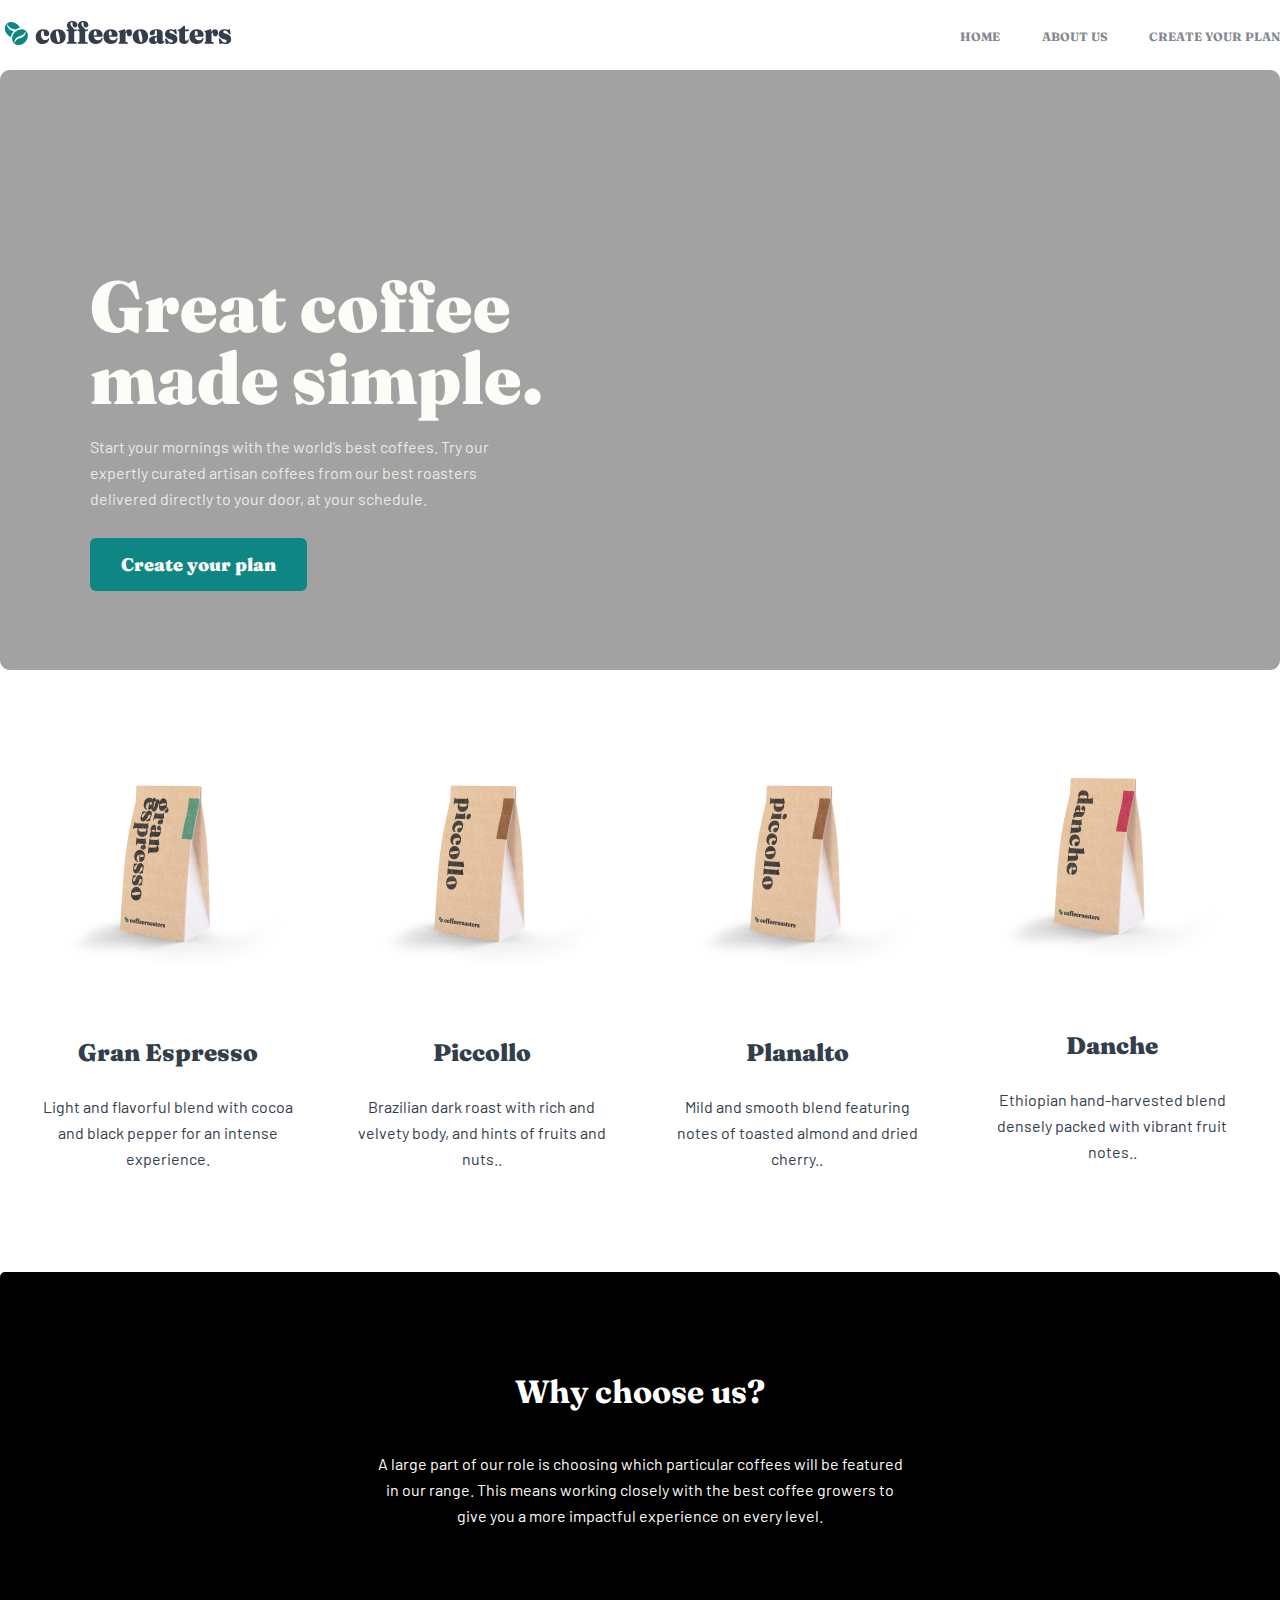
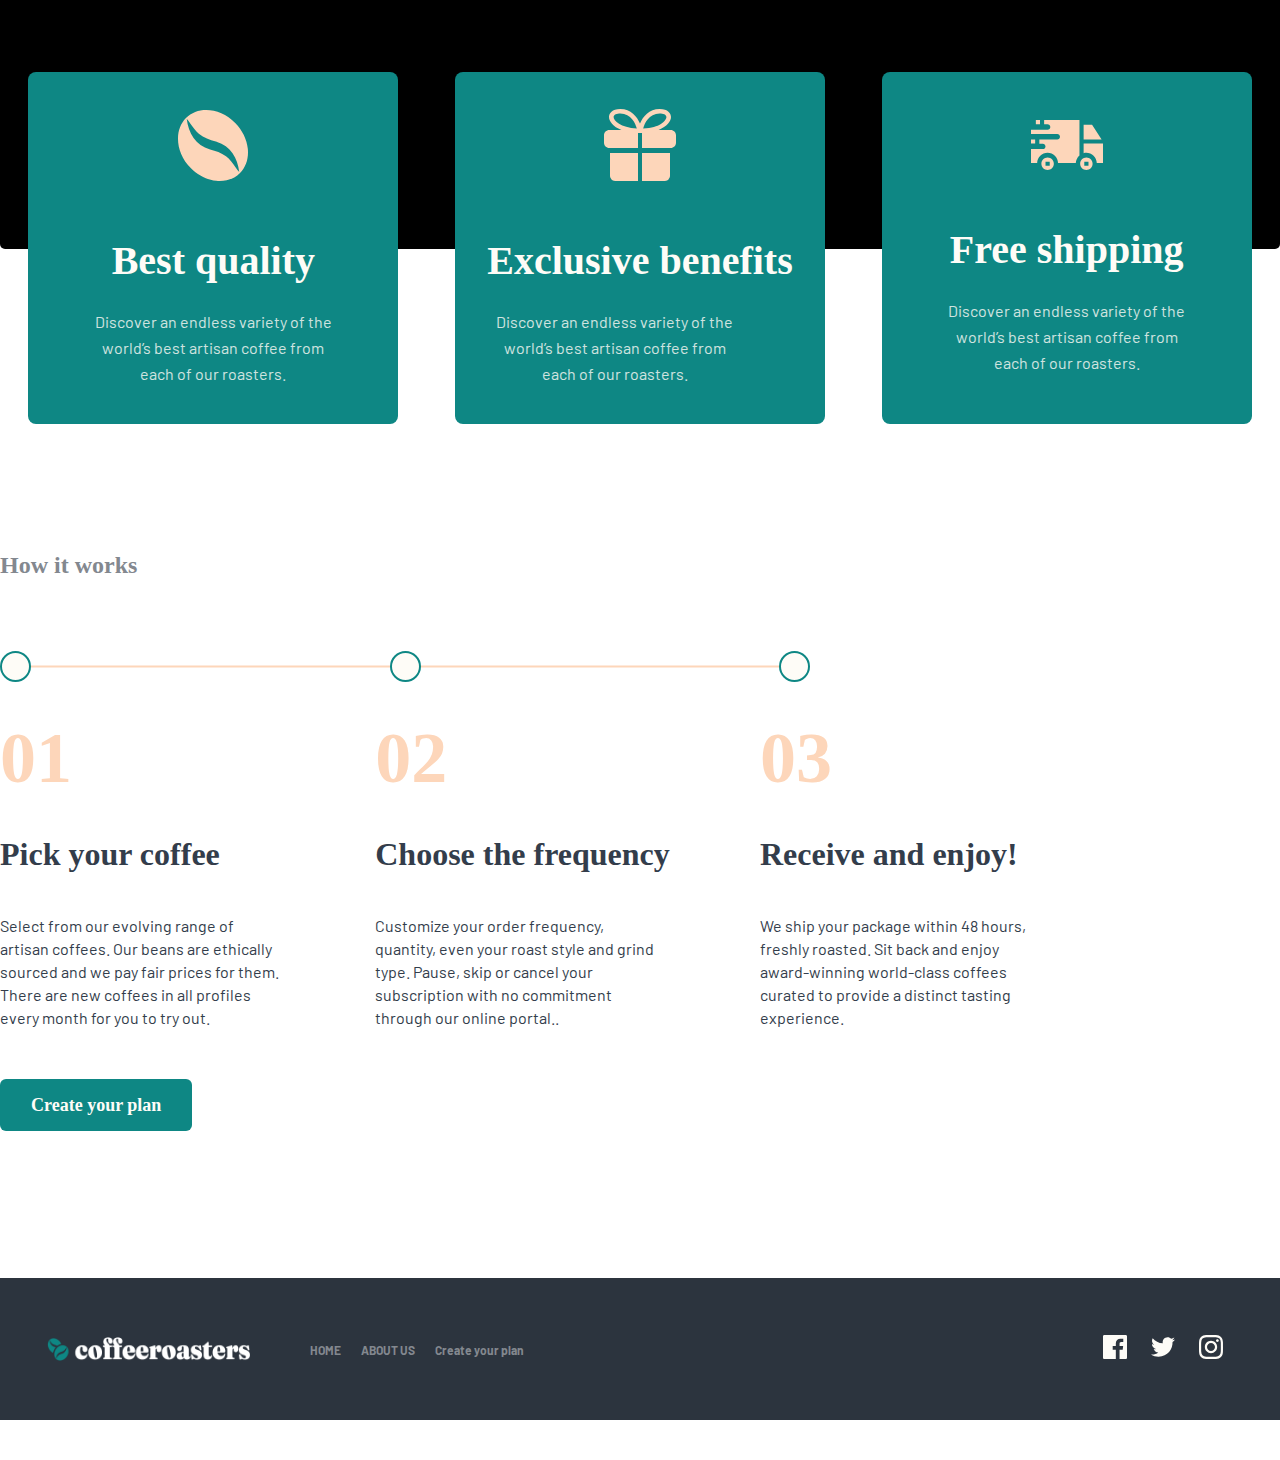
<file: index.html>
<!DOCTYPE html>
<html lang="en">

<head>
    <meta charset="UTF-8">
    <meta http-equiv="X-UA-Compatible" content="IE=edge">
    <meta name="viewport" content="width=device-width, initial-scale=1.0">
    <link rel="stylesheet" href="style.css">
    <title>Document</title>
</head>

<body>
    <header class="header">
        <div class="container">
            <nav>
                <a href="index.html"><img class="phone-img" src="./image/hearder tittle.svg" alt="" width="236" height="26"></a>
                <ul class="header-item">
                    <li><a class="herader-list" href="index.html">home</a></li>
                    <li><a class="herader-list" href="about.html">about us</a></li>
                    <li><a class="herader-list" href="#">create your plan</a></li>
                </ul>
                <img class="for-image-header" src="./image/hamburger.svg" alt="">
            </nav>
        </div>
    </header>
    <main>
        <section>
            <div class="container color">
                <div class="hero">
                    <h1 class="hero-tittle">Great coffee
                        made simple.</h1>
                    <p class="hero-text">Start your mornings with the world’s best coffees. Try our expertly curated
                        artisan coffees from
                        our best roasters delivered directly to your door, at your schedule.</p>
                    <a class="hero-link" href="#">Create your plan</a>
                </div>
            </div>
        </section>
        <section>
            <div class="container">
                <div class="coffe">
                    <div class="coffe-item">
                        <div class="coffe-list">
                            <img src="./image/expresso.png" alt="" height: 193; width: 256;>
                            <div>
                                <h3 class="coffe__list-tittle">Gran Espresso</h3>
                                <p class="coffe__list-text"> Light and flavorful blend with cocoa and black pepper for
                                    an
                                    intense experience.</p>
                            </div>
                        </div>
                        <div class="coffe-list">
                            <img src="./image/kopi3.png" alt="" height: 193; width: 256;>

                            <div>
                                <h3 class="coffe__list-tittle">Piccollo</h3>
                                <p class="coffe__list-text">Brazilian dark roast with rich and velvety body, and hints
                                    of
                                    fruits and nuts..</p>
                            </div>
                        </div>
                        <div class="coffe-list">
                            <img src="./image/kopi3.png" alt="" height: 193; width: 256;>
                            <div>
                                <h3 class="coffe__list-tittle">Planalto</h3>
                                <p class="coffe__list-text">Mild and smooth blend featuring notes of toasted almond and
                                    dried cherry..</p>
                            </div>
                        </div>
                        <div class="coffe-list">
                            <img src="./image/kopi4.png" alt="" height: 193; width: 256;>

                            <div>
                                <h3 class="coffe__list-tittle">Danche</h3>
                                <p class="coffe__list-text">Ethiopian hand-harvested blend densely packed with vibrant
                                    fruit
                                    notes..</p>
                            </div>
                        </div>

                    </div>
                </div>
            </div>
        </section>
        <section>
            <div class="container">
                <div class="center">
                    <h1 class="center-tittle">Why choose us?</h1>
                    <p class="center-text">A large part of our role is choosing which particular coffees will be
                        featured
                        in our range. This means working closely with the best coffee growers to give
                        you a more impactful experience on every level.</p>
                    <div class="center-item">
                        <div class="center-list">
                            <img src="./image/coffee.svg" alt="" width="72" height="72">
                            <div>
                                <h3 class="center__list-tittle">Best quality</h3>
                                <p class="center__list-text">Discover an endless variety of the world’s best artisan
                                    coffee
                                    from each of our roasters.</p>
                            </div>
                        </div>
                        <div class="center-list">
                            <img src="./image/Combined.svg" alt="" width="72" height="72">
                            <div>
                                <h3 class="center__list-tittle">Exclusive benefits</h3>
                                <p class="center__list-text">Discover an endless variety of the world’s best artisan
                                    coffee from each of our roasters.</p>
                            </div>
                        </div>
                        <div class="center-list">
                            <img src="./image/truck.svg" alt="" width="72" height="72">
                            <div>
                                <h3 class="center__list-tittle">Free shipping</h3>
                                <p class="center__list-text">Discover an endless variety of the world’s best artisan
                                    coffee from each of our roasters.</p>
                            </div>
                        </div>
                    </div>
                </div>
            </div>
        </section>
        <section>
            <div class="container">
                <div class="work">
                    <h1 class="work__title">How it works</h1>
                    <div class="work-image">
                        <img src="./image/Oval.svg" alt="" width="31" height="31">
                        <img src="./image/Oval.svg" alt="" width="31" height="31">
                        <img src="./image/Oval.svg" alt="" width="31" height="31">
                    </div>
                    <div class="number">
                        <div class="number-item">
                            <h1 class="number__item-tittle">01</h1>
                            <h1 class="number__item-header">Pick your coffee</h1>
                            <p class="number__item-text"> Select from our evolving range of artisan coffees. Our beans
                                are ethically sourced and we pay fair prices for them. There are new coffees in all
                                profiles every month for you to try out.</p>
                        </div>
                        <div class="number-item">
                            <h1 class="number__item-tittle">02</h1>
                            <h1 class="number__item-header">Choose the frequency</h1>
                            <p class="number__item-text"> Customize your order frequency, quantity, even your roast
                                style and grind type. Pause, skip or cancel your subscription with no commitment through
                                our online portal..</p>
                        </div>
                        <div class="number-item">
                            <h1 class="number__item-tittle">03</h1>
                            <h1 class="number__item-header">Receive and enjoy!</h1>
                            <p class="number__item-text"> We ship your package within 48 hours, freshly roasted. Sit
                                back and enjoy award-winning world-class coffees curated to provide a distinct tasting
                                experience.</p>
                        </div>
                    </div>
                    <a class="number-link" href="#">Create your plan</a>
                </div>
            </div>
        </section>
    </main>
    <footer>
        <div class="container  footer">
            <div class="footer-item">
                <img class="for-phone" src="./image/footer tittle.png" alt="" width="203" height="24">
                <ul class="footer__list">
                    <li><a class="footer__list-link" href="index.html">HOME</a></li>
                    <li class="phne-link"><a class="footer__list-link" href="about.htm">ABOUT US</a></li>
                    <li><a class="footer__list-link" href="index.html">Create your plan</a></li>
                </ul>
            </div>
            <div class="footer__image">
                <a href="#"><img class="footer__image-list" src="./image/facebook.svg" alt="" width="24"
                        height="24"></a>
                <a href="#"> <img class="footer__image-list" src="./image/twitter.svg" alt="" width="24"
                        height="24"></a>
                <a href="#"> <img class="footer__image-list" src="./image/insta.svg" alt="" width="24" height="24"></a>
            </div>
        </div>
    </footer>
</body>

</html>
</file>
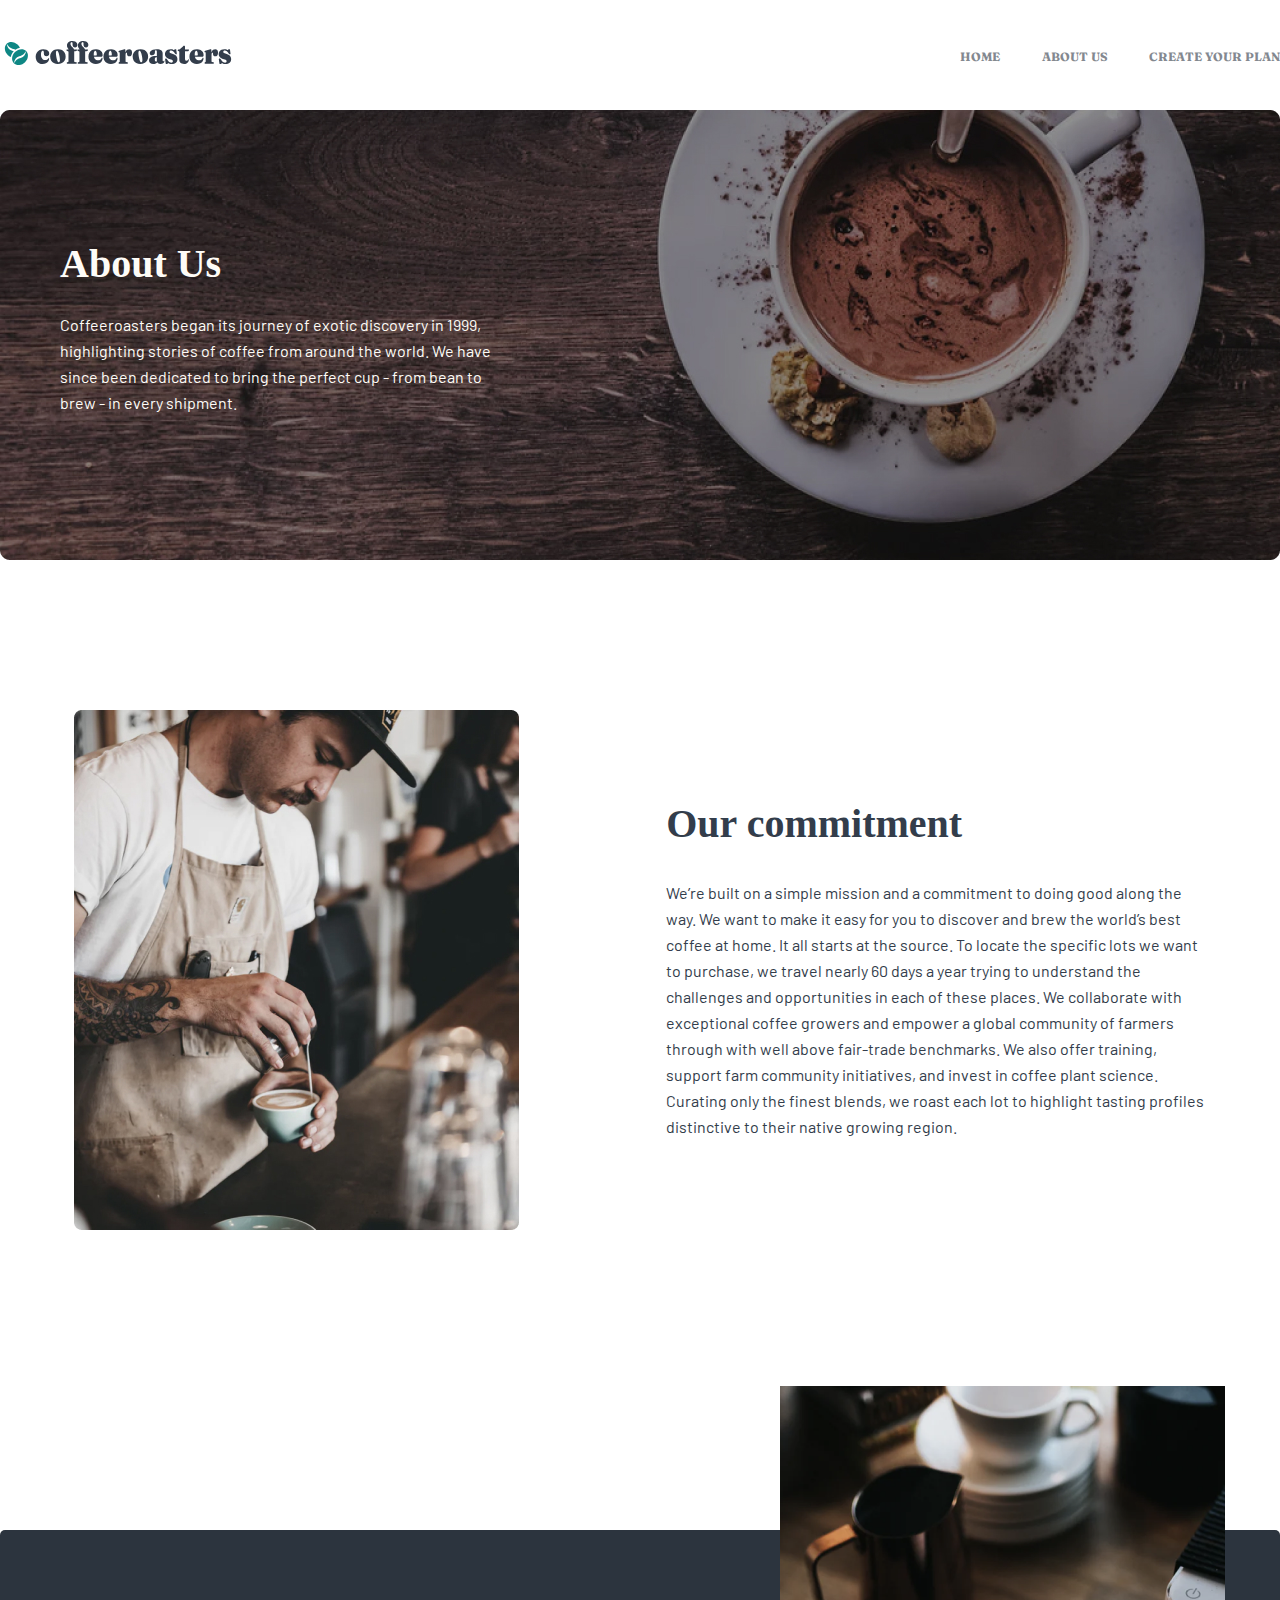
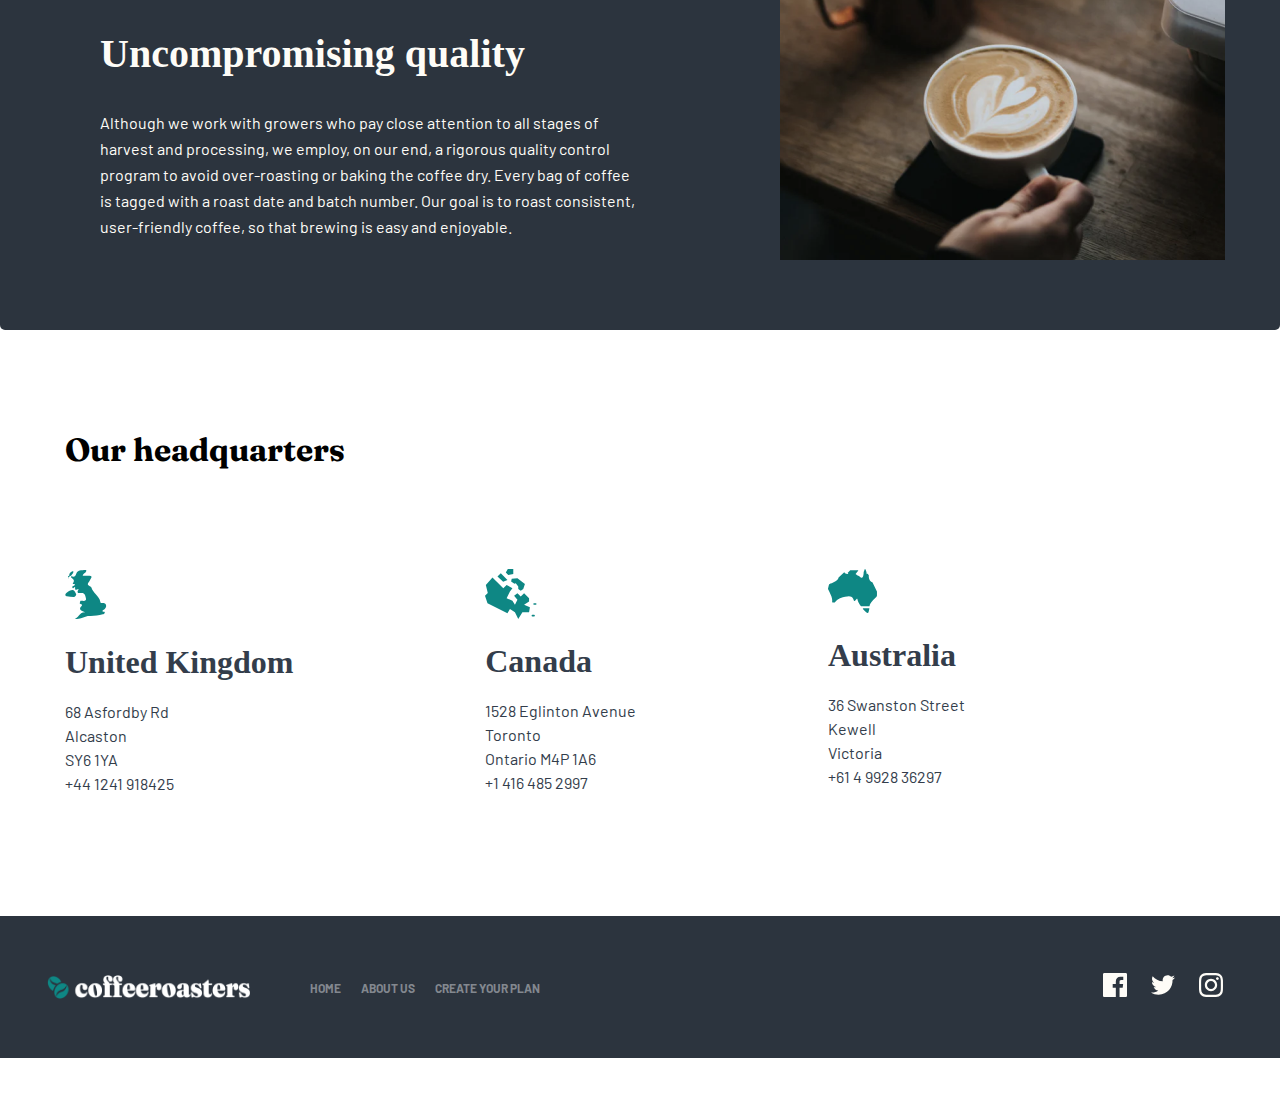
<file: about.html>
<!DOCTYPE html>
<html lang="en">

<head>
    <meta charset="UTF-8">
    <meta http-equiv="X-UA-Compatible" content="IE=edge">
    <meta name="viewport" content="width=device-width, initial-scale=1.0">
    <link rel="stylesheet" href="main.css">
    <title>coffee</title>
</head>

<body>
    <header class="header">
        <div class="container">
            <nav class="header">
                <a href="index.html"><img src="./image/hearder tittle.svg" alt="" width="236" height="26"></a>
                <ul class="header-item">
                    <li><a class="herader-list" href="index.html">home</a></li>
                    <li><a class="herader-list" href="about.html">about us</a></li>
                    <li><a class="herader-list" href="#">create your plan</a></li>
                </ul>
            </nav>
        </div>
    </header>
    <main>
        <section>
            <div class="container">
                <div class="hero">
                    <h1 class="hero-title">About Us</h1>
                    <p class="hero-text">Coffeeroasters began its journey of exotic discovery in 1999, highlighting
                        stories of coffee from
                        around the world. We have since been dedicated to bring the perfect cup - from bean to brew - in
                        every shipment.</p>
                </div>
            </div>
        </section>
        <section>
            <div class="container">

                <div class="our">
                    <img src="./image/coffee's.jpg" alt="" height: 606; width: 485;>
                    <div class="our__text">
                        <h3 class="our__text-tittle">Our commitment</h3>
                        <p class="our__text-text">We’re built on a simple mission and a commitment to doing good along
                            the way. We want to make
                            it easy for you to discover and brew the world’s best coffee at home. It all starts at the
                            source. To locate the specific lots we want to purchase, we travel nearly 60 days a year
                            trying to understand the challenges and opportunities in each of these places. We
                            collaborate with exceptional coffee growers and empower a global community of farmers
                            through with well above fair-trade benchmarks. We also offer training, support farm
                            community initiatives, and invest in coffee plant science. Curating only the finest blends,
                            we roast each lot to highlight tasting profiles distinctive to their native growing region.
                        </p>
                    </div>
                </div>
            </div>
        </section>
        <section>
            <div class="container">

                <div class="quality">
                    <h1 class="quality__tittle">Uncompromising quality</h1>
                    <p class="quality__text">Although we work with growers who pay close attention to all stages of
                        harvest and processing, we
                        employ, on our end, a rigorous quality control program to avoid over-roasting or baking the
                        coffee dry. Every bag of coffee is tagged with a roast date and batch number. Our goal is to
                        roast consistent, user-friendly coffee, so that brewing is easy and enjoyable.</p>
                    <img class="quality__img" src="./image/coffee.png" alt="">
                </div>
            </div>
        </section>
        <section>
            <div class="container">
                <div class="head">
                    <h1 class="head-title">Our headquarters</h1>
                    <div class="head-item">
                        <div class="head__list">
                            <img src="./image/earth.svg" alt="">
                            <h1 class="header__list-tittle">United Kingdom</h1>
                            <p class="head__list-text">68 Asfordby Rd</p>
                            <p class="head__list-text">Alcaston</p>
                            <p class="head__list-text">SY6 1YA</p>
                            <p class="head__list-text"> +44 1241 918425</p>
                        </div>
                        <div class="head__list">
                            <img src="./image/canada.svg" alt="">
                            <h1 class="header__list-tittle">Canada</h1>
                            <p class="head__list-text">1528 Eglinton Avenue</p>
                            <p class="head__list-text"> Toronto</p>
                            <p class="head__list-text"> Ontario M4P 1A6</p>
                            <p class="head__list-text"> +1 416 485 2997</p>
                        </div>
                        <div class="head__list">
                            <img src="./image/australia.svg" alt="">
                            <h1 class="header__list-tittle">Australia</h1>
                            <p class="head__list-text">36 Swanston Street</p>
                            <p class="head__list-text"> Kewell</p>
                            <p class="head__list-text"> Victoria</p>
                            <p class="head__list-text"> +61 4 9928 36297</p>
                        </div>
                    </div>
                </div>
            </div>
        </section>
    </main>
    <footer>
        <div class="container  footer">
            <div class="footer-item">
                <img src="./image/footer tittle.png" alt="" width="203" height="24">
                <ul class="footer__list">
                    <li><a class="footer__list-link" href="#">HOME</a></li>
                    <li><a class="footer__list-link" href="#">ABOUT US</a></li>
                    <li><a class="footer__list-link" href="#">Create your plan</a></li>
                </ul>
            </div>
            <div class="footer__image">
                <a href="#"><img class="footer__image-list" src="./image/facebook.svg" alt="" width="24"
                        height="24"></a>
                <a href="#"> <img class="footer__image-list" src="./image/twitter.svg" alt="" width="24"
                        height="24"></a>
                <a href="#"> <img class="footer__image-list" src="./image/insta.svg" alt="" width="24" height="24"></a>
            </div>
        </div>
    </footer>

</body>

</html>
</file>
<file: style.css>
@import url('https://fonts.googleapis.com/css2?family=Barlow:wght@300;400;500;600;700;800;900&family=Fraunces:opsz,wght@9..144,400;9..144,500;9..144,600;9..144,700;9..144,800;9..144,900&display=swap');

* {
    margin: 0;
    padding: 0;
    box-sizing: border-box;
    font-family: 'Fraunces', serif;


}


.container {
    width: 1280px;
    margin: 0 auto;
}

nav {
    display: flex;
    justify-content: space-between;
}

.for-image-header {
    display: none;
}

.header {

    padding: 20px 0;

}

.header-item {
    width: 25%;
    display: flex;
    align-items: center;
    list-style-type: none;
    justify-content: space-between;

}

.herader-list {
    font-weight: 700;
    font-size: 12px;
    line-height: 15px;
    letter-spacing: 1;
    color: #83888F;
    text-decoration: none;
    text-transform: uppercase;
}

/* header-section end */

/* hero section start */

.hero {
    width: 100%;
    height: 600px;
    background-image: url(./image/Bitmap.jpg);
    background-repeat: no-repeat;
    padding: 200px 90px;
}

.hero-tittle {
    width: 493px;
    font-weight: 900;
    font-size: 72px;
    line-height: 72px;
    color: #FEFCF7;
}

.hero-text {
    margin-top: 20px;
    font-family: 'Barlow', sans-serif;
    margin-bottom: 40px;
    width: 445px;
    font-weight: 400;
    font-size: 16px;
    line-height: 26px;
    color: #FEFCF7;
    opacity: 0.8;

}

.hero-link {
    font-weight: 900;
    font-size: 18px;
    line-height: 25px;
    background-color: #fff;
    text-align: center;
    text-decoration: none;
    background: #0E8784;
    border-radius: 6px;
    color: #FEFCF7;
    padding: 15px 31px;
}

/* hero section end  */

/* coffe section start  */
.coffe {
    padding: 100px 40px;
    text-align: center;
}

.coffe-item {
    width: 100%;
    display: flex;
    justify-content: space-between;
    align-items: center;

}

.coffe__list-tittle {
    font-weight: 900;
    font-size: 24px;
    line-height: 32px;
    color: #333D4B;
    margin-top: 70px;

}

.coffe__list-text {
    font-family: 'Barlow';
    font-style: normal;
    font-weight: 400;
    font-size: 16px;
    line-height: 26px;
    color: #333D4B;
    margin-top: 25px;
    width: 255px;
}

/* coffe section end  */
/* center section start  */
.center {
    width: 1280px;
    height: 577px;
    display: flex;
    flex-direction: column;
    text-align: center;
    padding: 100px 0;
    background-color: #000;
    border-radius: 5px;
    position: relative;

}


.center-tittle {
    margin-bottom: 10px;
    color: #fff;
}

.center-text {
    width: 540px;
    margin: 30px auto;
    font-family: 'Barlow';
    font-weight: 400;
    font-size: 16px;
    line-height: 26px;
    color: #FEFCF7;
}

.center-item {
    width: 1280px;
    display: flex;
    height: 560px;
    justify-content: space-around;
    position: absolute;
    top: 400px;
}

.center-list {
    display: flex;
    flex-direction: column;
    align-items: center;
    justify-content: center;
    width: 370px;
    height: 352px;
    background: #0E8784;
    border-radius: 8px;
    padding: 80px 10px;
}

.center__list-tittle {
    font-family: 'Fraunces 9pt';
    font-weight: 900;
    font-size: 40px;
    line-height: 48px;
    color: #FEFCF7;
    padding: 56px 0 24px;
}

.center__list-text {
    width: 255px;
    font-family: 'Barlow';
    font-weight: 400;
    font-size: 16px;
    line-height: 26px;
    color: #FEFCF7;
    opacity: 0.8;
}

/* center section end  */
/*work  section start  */
.work {
    padding: 300px 0 160px;
}

.work-image {
    width: 810px;
    display: flex;
    justify-content: space-between;
    background-image: url(./image/chiziqcha.svg);
    background-repeat: no-repeat;
    background-position: center;
    margin-top: 70px;
}

.work__title {

    font-family: 'Fraunces 9pt';
    font-weight: 900;
    font-size: 24px;
    line-height: 32px;
    color: #83888F;

}

/* work center section end  */
/* number center section start  */
.number {
    width: 1045px;
    display: flex;
    justify-content: space-between;
}

.number__item-text {
    width: 285px;
    font-family: 'Barlow';
    font-weight: 400;
    font-size: 16px;
    line-height: 23px;
    color: #333D4B;
    margin-bottom: 64px;

}

.number__item-tittle {
    font-family: 'Fraunces 9pt';
    font-weight: 900;
    font-size: 72px;
    line-height: 72px;
    color: #FDD6BA;
    margin-top: 40px;

}

.number__item-header {
    font-family: 'Fraunces 9pt';
    font-weight: 900;
    font-size: 32px;
    line-height: 36px;
    color: #333D4B;
    margin: 42px 0;
}

.number-link {
    font-family: 'Fraunces 9pt';
    font-weight: 900;
    font-size: 18px;
    line-height: 25px;
    text-align: center;
    color: #FEFCF7;
    background: #0E8784;
    border-radius: 6px;
    padding: 16px 31px;
    text-decoration: none;
}

/* number center section end  */
/* footer start */
.footer {
    display: flex;
    justify-content: space-between;
    align-items: center;
    background: #2C343E;
    margin-bottom: 40px;
    padding: 47px;
}

.footer__list {
    display: flex;
    list-style-type: none;
    margin-left: 40px;

}

.footer-item {
    display: flex;
    align-items: center;
}

.footer__list-link {
    text-decoration: none;
    margin-left: 20px;
    font-family: 'Barlow';
    font-weight: 700;
    font-size: 12px;
    line-height: 15px;
    color: #83888F;
}

.footer-image {
    width: 100%;
    display: flex;
}

.footer__image-list {
    margin: 10px;
}

/* footer end */
@media (max-width :768px) and (min-width:375px) {
    .container {
        width: 689px;
        margin: 0 auto;
    }

    .for-image-header {
        display: none;
    }

    .header {
        width: 670px;
        margin: 0 auto;
    }

    .header-item {
        width: 280px;

    }

    /* header-section end */

    /* hero section start */

    .hero {
        width: 100%;
        background-image: url(./image/hero_bgimg.png);
        background-position: center;
    }

    .hero-tittle {
        width: 329px;
        font-weight: 900;
        font-size: 48px;
        line-height: 48px;

    }

    .hero-text {
        width: 398px;
        font-weight: 400;
        font-size: 15px;
    }

    /* hero section end  */

    /* coffe section start  */
    .coffe {
        text-align: center;
    }

    .coffe-item {
        width: 100%;
        flex-direction: column;
    }

    .coffe__list-tittle {
        margin: 0;
    }

    .coffe-list {
        align-items: center;
        display: flex;
    }

    .coffe__list-text {
        width: 282px;

    }

    /* coffe section end  */
    /* center section start  */
    .center {
        width: 100%;
        height: 600px;
    }

    .center-tittle {
        color: #fff;
    }

    .center-text {
        width: 540px;

    }

    .center-item {
        width: 100%;
        padding: 0;
        flex-direction: column;
        top: 300px;
        left: 55px;
    }

    .center-list {
        display: flex;
        flex-direction: row;
        justify-content: space-evenly;
        align-items: center;
        height: 180px;
        width: 573px;
        margin-top: 20px;

    }

    .center__list-tittle {
        width: 255px;
        font-size: 24px;
        padding: 0;
        mask-border: 16px;

    }

    .center__list-text {
        font-size: 15px;
        margin: 0;
        width: 255px;

    }

    /* center section end  */
    /*work  section start  */


    .work-image {
        width: 70%;

    }

    .work__title {
        width: 223px;

    }

    /* work center section end  */
    /* number center section start  */
    .number {
        width: 100%;
        display: flex;
        justify-content: space-between;
    }

    .number__item-text {
        width: 223px;
        font-size: 15px;

    }

    .number__item-tittle {
        width: 90px;
    }

    .number__item-header {
        width: 190px;
        font-size: 28px;
    }

    /* number center section end  */
    /* footer start */
    .footer {
        margin-bottom: 50px;
        flex-direction: column;
        justify-content: space-between;
        align-items: center;
    }


    .footer-item {
        flex-direction: column;
        align-items: center;
    }

    .footer__list {
        margin: 20px 0;
    }

    .footer-image {
        display: flex;
    }

    /* footer end */

}

@media(max-width:376px) {
    .container {
        width: 327px;
        margin: 0 auto;
    }

    .phone-img {
        height: 18px;
        width: 163px;
    }

    .header {
        width: 375px;
    }

    .header-item {
        display: none;

        width: 30%;

    }


    /* header-section end */

    /* hero section start */

    .hero {
        width: 100%;
        background-image: url(./image/hero-bg-mob.png);
        background-position: center;
        display: flex;
        flex-direction: column;
        align-items: center;
        justify-content: center;
        text-align: center;
    }

    .hero-tittle {
        width: 279px;
        font-weight: 900;
        font-size: 40px;
        line-height: 48px;


    }

    .hero-link {
        width: 240px;
    }

    .hero-text {
        width: 279px;
        font-weight: 400;
        font-size: 15px;
    }

    /* hero section end  */

    /* coffe section start  */
    .coffe {
        text-align: center;
        background-image: url(./image/text.png);
        background-repeat: no-repeat;
        background-repeat: center;
    }

    .coffe-item {
        width: 100%;
        flex-direction: column;
    }

    .coffe__list-tittle {
        margin: 0;
    }

    .coffe-list {
        align-items: center;
        flex-direction: column;
        display: flex;
    }

    .coffe__list-text {
        width: 282px;

    }

    /* coffe section end  */
    /* center section start  */
    .center {
        width: 100%;
        height: 900px;
    }

    .center-tittle {
        color: #fff;
        font-size: 28px;
    }

    .center-text {
        width: 279px;
    }

    .center-item {
        width: 100%;
        flex-direction: column;
        top: 630px;
        left: 25px;
    }

    .center-list {
        flex-direction: column;
        align-items: center;
        height: 382px;
        width: 279px;
        margin: 12px 0;
    }

    .center__list-tittle {
        width: 255px;
        font-size: 24px;
        padding: 0;
        mask-border: 16px;

    }

    .center__list-text {
        font-size: 15px;
        margin: 0;
        width: 255px;

    }


    /* center section end  */
    /*work  section start  */

    .work {
        display: flex;
        flex-direction: column;
        align-items: center;
        justify-content: center;
        padding-top: 700px;
    }

    .work-image {
        display: none;

    }

    .work__title {
        text-align: center;
        width: 327px;

    }

    /* work center section end  */
    /* number center section start  */
    .number {
        width: 327px;
        flex-direction: column;
        text-align: center;
    }

    .number__item-header {
        width: 327px;
    }

    .number__item-tittle {
        width: 340px;
    }

    .number__item-text {
        width: 327px;

    }

    /* number center section end  */
    /* footer start */
    .footer {
        margin-bottom: 50px;
        flex-direction: column;
        justify-content: space-between;
        align-items: center;
    }


    .footer-item {
        flex-direction: column;
        align-items: center;
    }

    .footer__list {
        flex-direction: column;
        text-align: center;
        margin: 40px 0;
    }

    .phne-link {
        margin: 10px;
    }

    .for-phone {
        height: 24px;
        width: 217px;

    }

    /* footer end */

}
</file>
<file: main.css>
@import url('https://fonts.googleapis.com/css2?family=Barlow:wght@300;400;500;600;700&family=Fraunces:opsz,wght@9..144,400;9..144,500;9..144,600;9..144,700;9..144,800;9..144,900&display=swap');

* {
    margin: 0;
    padding: 0;
    box-sizing: border-box;
    font-family: 'Fraunces', serif;


}


.container {
    width: 1280px;
    margin: 0 auto;
}

.header {
    display: flex;
    justify-content: space-between;
    align-items: center;
    padding: 20px 0;

}

.header-item {
    width: 25%;
    display: flex;
    align-items: center;
    list-style-type: none;
    justify-content: space-between;

}

.herader-list {
    font-weight: 700;
    font-size: 12px;
    line-height: 15px;
    letter-spacing: 1;
    color: #83888F;
    text-decoration: none;
    text-transform: uppercase;
}

/* header-section end */

/* hero section start */

.hero {
    width: 100%;
    height: 500px;
    background-image: url(./image/banner\ header.jpg);
    background-repeat: no-repeat;
    padding: 130px 60px;

}

.hero-title {
    font-family: 'Fraunces 9pt';
    font-weight: 900;
    font-size: 40px;
    line-height: 48px;
    color: #FEFCF7;
    margin-bottom: 24px;
}

.hero-text {
    width: 445px;
    font-family: 'Barlow';
    font-weight: 400;
    font-size: 16px;
    line-height: 26px;
    color: #FEFCF7;
}

/* hero section end */

/* our section start */

.our {
    display: flex;
    align-items: center;
    justify-content: space-around;
    padding: 100px 0;
    padding-bottom: 300px;
}

.our__text-tittle {
    font-family: 'Fraunces 9pt';
    font-weight: 900;
    font-size: 40px;
    line-height: 48px;
    color: #333D4B;


}

.our__text-text {
    margin-top: 32px;
    width: 540px;
    font-family: 'Barlow';
    font-weight: 400;
    font-size: 16px;
    line-height: 26px;
    color: #333D4B;
}

/* our section end */
/* quality section start */

.quality {
    position: relative;
    background: #2C343E;
    width: 100%;
    border-radius: 5px;
    height: 400px;
    padding: 100px;

}

.quality__tittle {
    font-family: 'Fraunces 9pt';
    font-weight: 900;
    font-size: 40px;
    line-height: 48px;
    color: #FEFCF7;
}

.quality__text {
    width: 540px;
    font-family: 'Barlow';
    font-style: normal;
    font-weight: 400;
    font-size: 16px;
    line-height: 26px;
    color: #FEFCF7;
    margin-top: 32px;
}

.quality__img {
    position: absolute;
    left: 780px;
    bottom: 70px;
}

/* quality section end */

/* head section start */
.head {
    padding: 100px 0 20px;
    margin: 0 65px;

}

.header__list-tittle {
    font-family: 'Fraunces 9pt';
    font-weight: 900;
    font-size: 32px;
    line-height: 36px;
    color: #333D4B;
    margin: 20px 0;

}

.head-item {
    width: 900px;
    display: flex;
    justify-content: space-between;
    padding: 100px 0;
}

.head__list-text {
    font-family: 'Barlow';
    font-weight: 400;
    font-size: 16px;
    color: #333D4B;
    line-height: 24px;
}

/* head section end */
/* footer start */
.footer {
    display: flex;
    justify-content: space-between;
    align-items: center;
    background: #2C343E;
    margin-bottom: 40px;
    padding: 47px;
}

.footer__list {
    display: flex;
    list-style-type: none;
    margin-left: 40px;

}

.footer-item {
    display: flex;
    align-items: center;
}

.footer__list-link {
    text-decoration: none;
    margin-left: 20px;
    font-family: 'Barlow';
    font-weight: 700;
    font-size: 12px;
    line-height: 15px;
    color: #83888F;
    text-transform: uppercase;
}

.footer-image {
    display: flex;
}

.footer__image-list {
    margin: 10px;
}

/* footer end */
</file>
